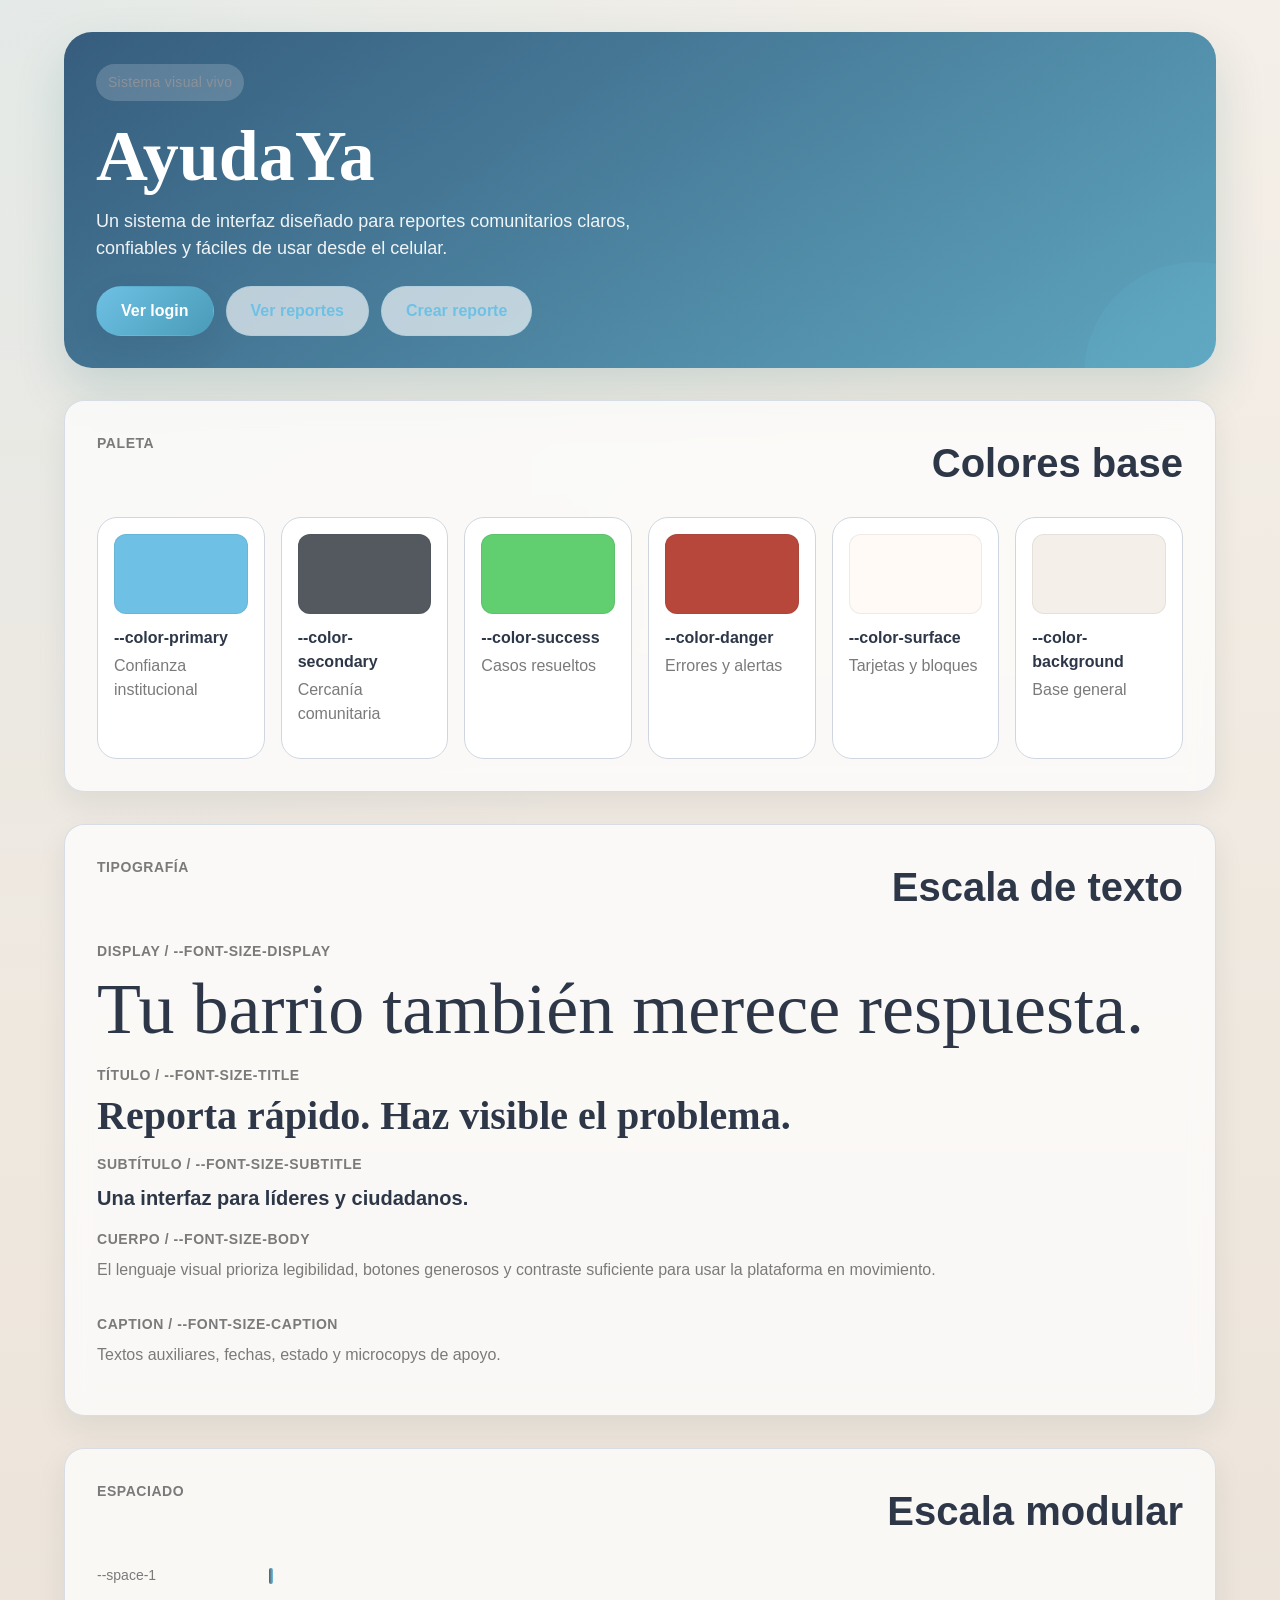
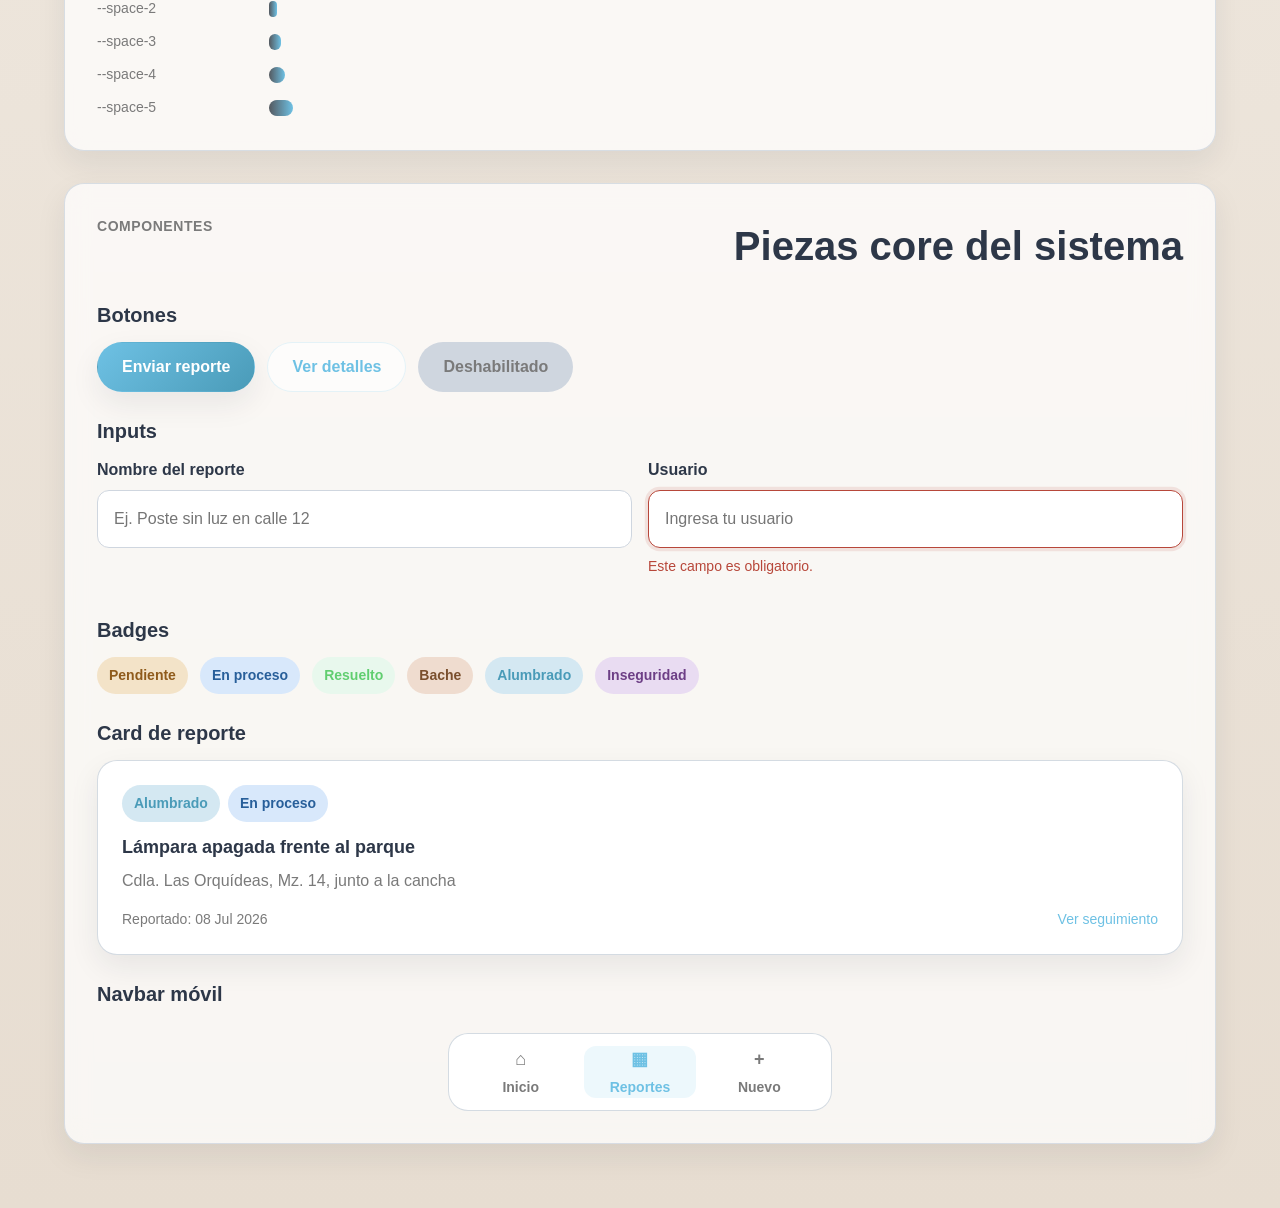
<file: index.html>
<!DOCTYPE html>
<html lang="es">
<head>
  <meta charset="UTF-8">
  <meta name="viewport" content="width=device-width, initial-scale=1.0">
  <title>AyudaYa | Design System</title>
  <link rel="stylesheet" href="css/styles.css">
</head>
<body class="app-shell app-shell--guide">
  <header class="hero hero--guide">
    <div class="hero__badge">Sistema visual vivo</div>
    <h1 class="hero__title">AyudaYa</h1>
    <p class="hero__text">Un sistema de interfaz diseñado para reportes comunitarios claros, confiables y fáciles de usar desde el celular.</p>
    <nav class="hero__actions" aria-label="Pantallas del prototipo">
      <a class="button button--primary" href="login.html">Ver login</a>
      <a class="button button--secondary" href="reportes.html">Ver reportes</a>
      <a class="button button--secondary" href="crear-reporte.html">Crear reporte</a>
    </nav>
  </header>

  <main class="guide-layout">
    <section class="guide-section">
      <div class="section-heading">
        <p class="section-heading__eyebrow">Paleta</p>
        <h2 class="section-heading__title">Colores base</h2>
      </div>
      <div class="swatch-grid">
        <article class="swatch-card">
          <div class="swatch-card__color" style="background: var(--color-primary);"></div>
          <h3>--color-primary</h3>
          <p>Confianza institucional</p>
        </article>
        <article class="swatch-card">
          <div class="swatch-card__color" style="background: var(--color-secondary);"></div>
          <h3>--color-secondary</h3>
          <p>Cercanía comunitaria</p>
        </article>
        <article class="swatch-card">
          <div class="swatch-card__color" style="background: var(--color-success);"></div>
          <h3>--color-success</h3>
          <p>Casos resueltos</p>
        </article>
        <article class="swatch-card">
          <div class="swatch-card__color" style="background: var(--color-danger);"></div>
          <h3>--color-danger</h3>
          <p>Errores y alertas</p>
        </article>
        <article class="swatch-card">
          <div class="swatch-card__color" style="background: var(--color-surface);"></div>
          <h3>--color-surface</h3>
          <p>Tarjetas y bloques</p>
        </article>
        <article class="swatch-card">
          <div class="swatch-card__color" style="background: var(--color-background);"></div>
          <h3>--color-background</h3>
          <p>Base general</p>
        </article>
      </div>
    </section>

    <section class="guide-section">
      <div class="section-heading">
        <p class="section-heading__eyebrow">Tipografía</p>
        <h2 class="section-heading__title">Escala de texto</h2>
      </div>
      <div class="type-scale">
        <div class="type-scale__item">
          <p class="caption">Display / --font-size-display</p>
          <p class="display-text">Tu barrio también merece respuesta.</p>
        </div>
        <div class="type-scale__item">
          <p class="caption">Título / --font-size-title</p>
          <h2 class="sample-title">Reporta rápido. Haz visible el problema.</h2>
        </div>
        <div class="type-scale__item">
          <p class="caption">Subtítulo / --font-size-subtitle</p>
          <h3 class="sample-subtitle">Una interfaz para líderes y ciudadanos.</h3>
        </div>
        <div class="type-scale__item">
          <p class="caption">Cuerpo / --font-size-body</p>
          <p class="body-text">El lenguaje visual prioriza legibilidad, botones generosos y contraste suficiente para usar la plataforma en movimiento.</p>
        </div>
        <div class="type-scale__item">
          <p class="caption">Caption / --font-size-caption</p>
          <p class="caption-text">Textos auxiliares, fechas, estado y microcopys de apoyo.</p>
        </div>
      </div>
    </section>

    <section class="guide-section">
      <div class="section-heading">
        <p class="section-heading__eyebrow">Espaciado</p>
        <h2 class="section-heading__title">Escala modular</h2>
      </div>
      <div class="spacing-scale">
        <div class="spacing-item">
          <span class="spacing-item__label">--space-1</span>
          <div class="spacing-item__bar spacing-item__bar--1"></div>
        </div>
        <div class="spacing-item">
          <span class="spacing-item__label">--space-2</span>
          <div class="spacing-item__bar spacing-item__bar--2"></div>
        </div>
        <div class="spacing-item">
          <span class="spacing-item__label">--space-3</span>
          <div class="spacing-item__bar spacing-item__bar--3"></div>
        </div>
        <div class="spacing-item">
          <span class="spacing-item__label">--space-4</span>
          <div class="spacing-item__bar spacing-item__bar--4"></div>
        </div>
        <div class="spacing-item">
          <span class="spacing-item__label">--space-5</span>
          <div class="spacing-item__bar spacing-item__bar--5"></div>
        </div>
      </div>
    </section>

    <section class="guide-section">
      <div class="section-heading">
        <p class="section-heading__eyebrow">Componentes</p>
        <h2 class="section-heading__title">Piezas core del sistema</h2>
      </div>

      <div class="component-block">
        <h3 class="component-block__title">Botones</h3>
        <div class="button-row">
          <button class="button button--primary" type="button">Enviar reporte</button>
          <button class="button button--secondary" type="button">Ver detalles</button>
          <button class="button button--primary" type="button" disabled>Deshabilitado</button>
        </div>
      </div>

      <div class="component-block">
        <h3 class="component-block__title">Inputs</h3>
        <div class="form-grid">
          <div class="form-field">
            <label for="demo-nombre">Nombre del reporte</label>
            <input id="demo-nombre" type="text" placeholder="Ej. Poste sin luz en calle 12">
          </div>
          <div class="form-field form-field--error">
            <label for="demo-usuario">Usuario</label>
            <input id="demo-usuario" type="text" value="" placeholder="Ingresa tu usuario" aria-describedby="demo-usuario-error">
            <p id="demo-usuario-error" class="field-message">Este campo es obligatorio.</p>
          </div>
        </div>
      </div>

      <div class="component-block">
        <h3 class="component-block__title">Badges</h3>
        <div class="badge-row">
          <span class="badge badge--status-pending">Pendiente</span>
          <span class="badge badge--status-progress">En proceso</span>
          <span class="badge badge--status-done">Resuelto</span>
          <span class="badge badge--category-road">Bache</span>
          <span class="badge badge--category-light">Alumbrado</span>
          <span class="badge badge--category-security">Inseguridad</span>
        </div>
      </div>

      <div class="component-block">
        <h3 class="component-block__title">Card de reporte</h3>
        <article class="report-card">
          <div class="report-card__meta">
            <span class="badge badge--category-light">Alumbrado</span>
            <span class="badge badge--status-progress">En proceso</span>
          </div>
          <h4 class="report-card__title">Lámpara apagada frente al parque</h4>
          <p class="report-card__location">Cdla. Las Orquídeas, Mz. 14, junto a la cancha</p>
          <div class="report-card__footer">
            <span>Reportado: 08 Jul 2026</span>
            <a href="reportes.html">Ver seguimiento</a>
          </div>
        </article>
      </div>

      <div class="component-block">
        <h3 class="component-block__title">Navbar móvil</h3>
        <nav class="mobile-nav mobile-nav--preview" aria-label="Navegación principal de ejemplo">
          <a class="mobile-nav__item" href="login.html">
            <span class="mobile-nav__icon">&#8962;</span>
            <span class="mobile-nav__label">Inicio</span>
          </a>
          <a class="mobile-nav__item mobile-nav__item--active" href="reportes.html">
            <span class="mobile-nav__icon">&#9638;</span>
            <span class="mobile-nav__label">Reportes</span>
          </a>
          <a class="mobile-nav__item" href="crear-reporte.html">
            <span class="mobile-nav__icon">+</span>
            <span class="mobile-nav__label">Nuevo</span>
          </a>
        </nav>
      </div>
    </section>
  </main>
</body>
</html>
</file>
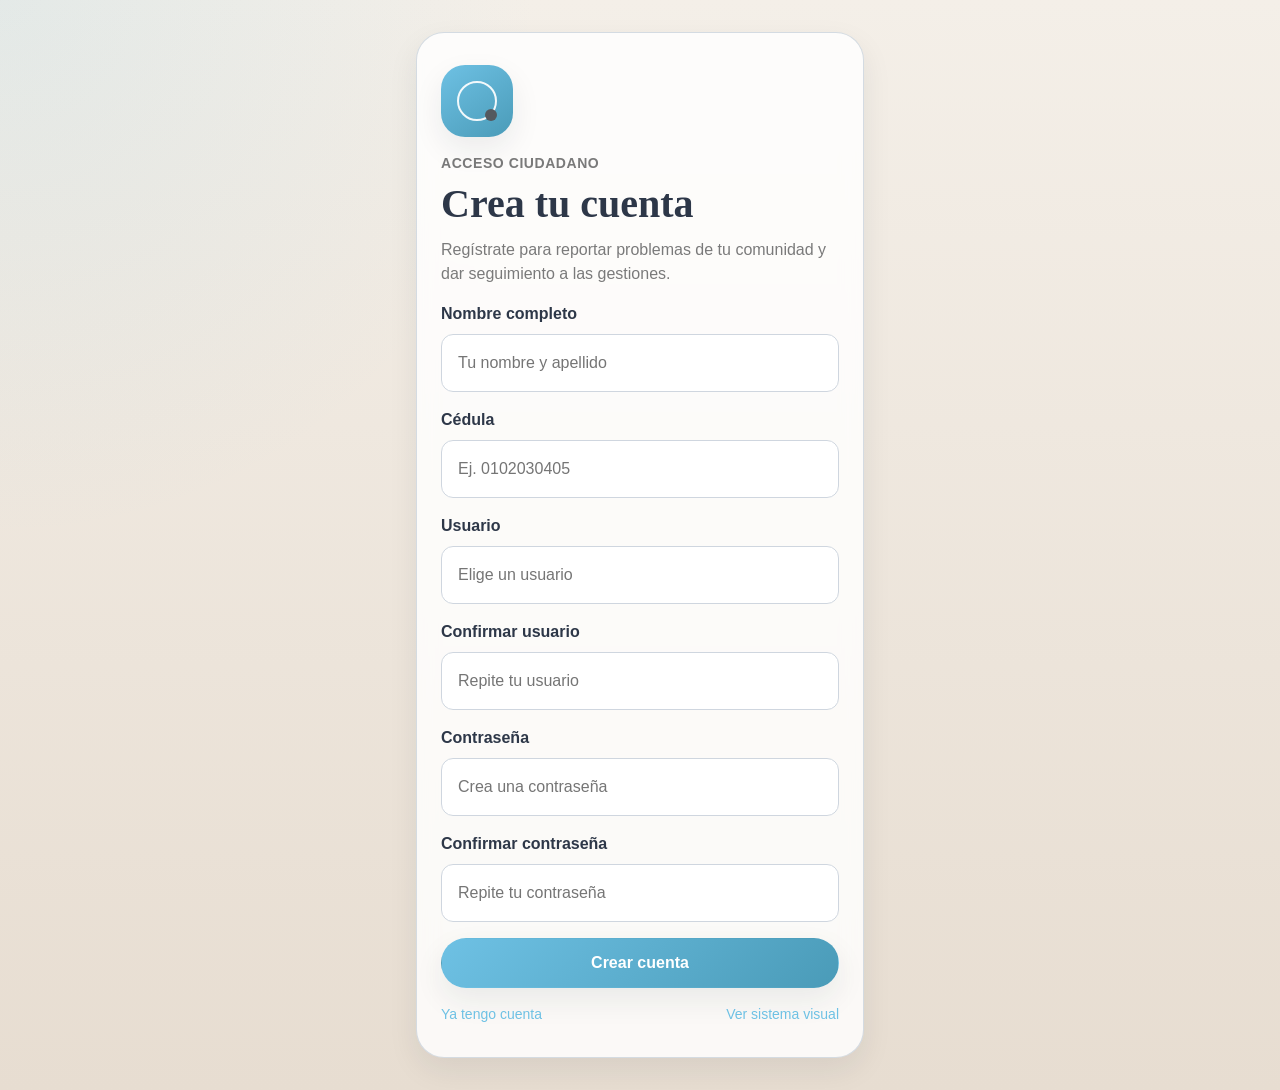
<file: crear-cuenta.html>
<!DOCTYPE html>
<html lang="es">
<head>
  <meta charset="UTF-8">
  <meta name="viewport" content="width=device-width, initial-scale=1.0">
  <title>AyudaYa | Crear cuenta</title>
  <link rel="stylesheet" href="css/styles.css">
</head>
<body class="auth-page">
  <main class="auth-card">
    <div class="brand-mark" aria-hidden="true">
      <span class="brand-mark__ring"></span>
      <span class="brand-mark__dot"></span>
    </div>
    <p class="auth-card__eyebrow">Acceso ciudadano</p>
    <h1 class="auth-card__title">Crea tu cuenta</h1>
    <p class="auth-card__text">Regístrate para reportar problemas de tu comunidad y dar seguimiento a las gestiones.</p>

    <form class="auth-form" action="login.html">
      <div class="form-field">
        <label for="nombre">Nombre completo</label>
        <input id="nombre" name="nombre" type="text" autocomplete="name" placeholder="Tu nombre y apellido">
      </div>

      <div class="form-field">
        <label for="cedula">Cédula</label>
        <input id="cedula" name="cedula" type="text" inputmode="numeric" autocomplete="off" placeholder="Ej. 0102030405">
      </div>

      <div class="form-field">
        <label for="usuario">Usuario</label>
        <input id="usuario" name="usuario" type="text" autocomplete="username" placeholder="Elige un usuario">
      </div>

      <div class="form-field">
        <label for="usuario-confirma">Confirmar usuario</label>
        <input id="usuario-confirma" name="usuario-confirma" type="text" autocomplete="username" placeholder="Repite tu usuario">
      </div>

      <div class="form-field">
        <label for="clave">Contraseña</label>
        <input id="clave" name="clave" type="password" autocomplete="new-password" placeholder="Crea una contraseña">
      </div>

      <div class="form-field">
        <label for="clave-confirma">Confirmar contraseña</label>
        <input id="clave-confirma" name="clave-confirma" type="password" autocomplete="new-password" placeholder="Repite tu contraseña">
      </div>

      <button class="button button--primary button--full" type="submit">Crear cuenta</button>
    </form>

    <div class="auth-card__links">
      <a href="login.html">Ya tengo cuenta</a>
      <a href="index.html">Ver sistema visual</a>
    </div>
  </main>
</body>
</html>
</file>
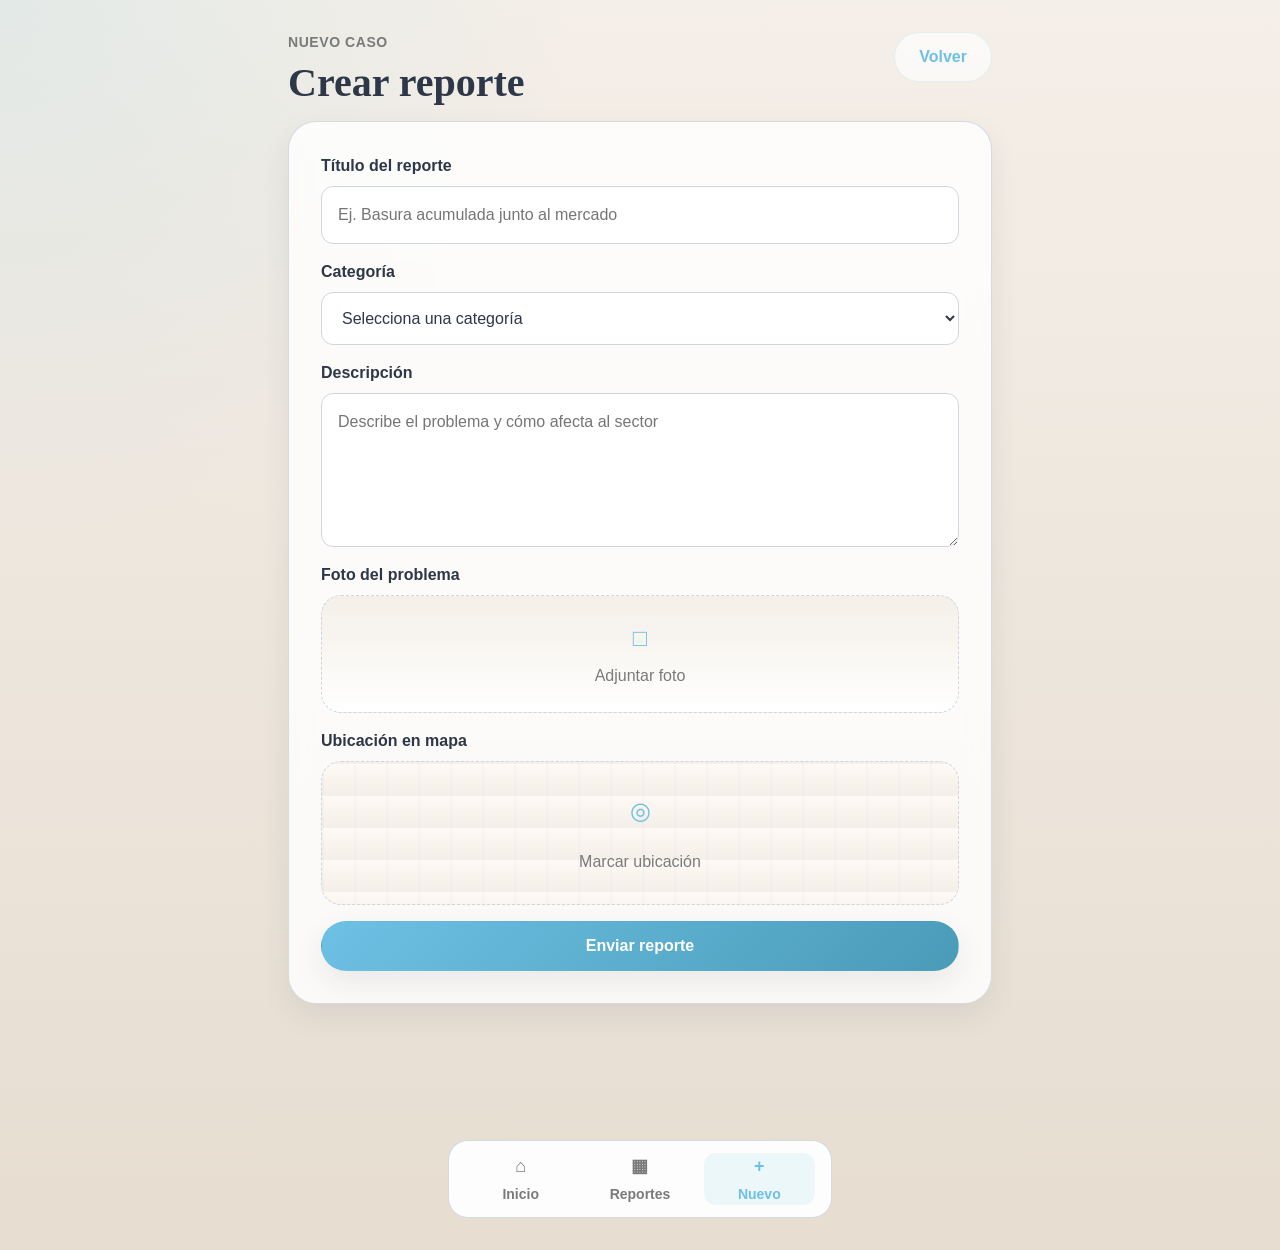
<file: crear-reporte.html>
<!DOCTYPE html>
<html lang="es">
<head>
  <meta charset="UTF-8">
  <meta name="viewport" content="width=device-width, initial-scale=1.0">
  <title>AyudaYa | Crear reporte</title>
  <link rel="stylesheet" href="css/styles.css">
</head>
<body class="screen-page">
  <main class="screen-layout screen-layout--form">
    <header class="screen-header">
      <div>
        <p class="screen-header__eyebrow">Nuevo caso</p>
        <h1 class="screen-header__title">Crear reporte</h1>
      </div>
      <a class="button button--secondary" href="reportes.html">Volver</a>
    </header>

    <form class="report-form" action="reportes.html">
      <div class="form-field">
        <label for="titulo">Título del reporte</label>
        <input id="titulo" name="titulo" type="text" placeholder="Ej. Basura acumulada junto al mercado">
      </div>

      <div class="form-field">
        <label for="categoria">Categoría</label>
        <select id="categoria" name="categoria">
          <option>Selecciona una categoría</option>
          <option>Bache</option>
          <option>Alumbrado</option>
          <option>Inseguridad</option>
        </select>
      </div>

      <div class="form-field">
        <label for="descripcion">Descripción</label>
        <textarea id="descripcion" name="descripcion" rows="5" placeholder="Describe el problema y cómo afecta al sector"></textarea>
      </div>

      <div class="form-field">
        <label for="foto">Foto del problema</label>
        <div id="foto" class="placeholder-box" role="img" aria-label="Espacio reservado para una foto del reporte">
          <span class="placeholder-box__icon">&#9633;</span>
          <span>Adjuntar foto</span>
        </div>
      </div>

      <div class="form-field">
        <label for="mapa">Ubicación en mapa</label>
        <div id="mapa" class="placeholder-box placeholder-box--map" role="img" aria-label="Espacio reservado para la ubicación en mapa">
          <span class="placeholder-box__icon">&#9678;</span>
          <span>Marcar ubicación</span>
        </div>
      </div>

      <button class="button button--primary button--full" type="submit">Enviar reporte</button>
    </form>
  </main>

  <nav class="mobile-nav" aria-label="Navegación principal">
    <a class="mobile-nav__item" href="login.html">
      <span class="mobile-nav__icon">&#8962;</span>
      <span class="mobile-nav__label">Inicio</span>
    </a>
    <a class="mobile-nav__item" href="reportes.html">
      <span class="mobile-nav__icon">&#9638;</span>
      <span class="mobile-nav__label">Reportes</span>
    </a>
    <a class="mobile-nav__item mobile-nav__item--active" href="crear-reporte.html">
      <span class="mobile-nav__icon">+</span>
      <span class="mobile-nav__label">Nuevo</span>
    </a>
  </nav>
</body>
</html>
</file>
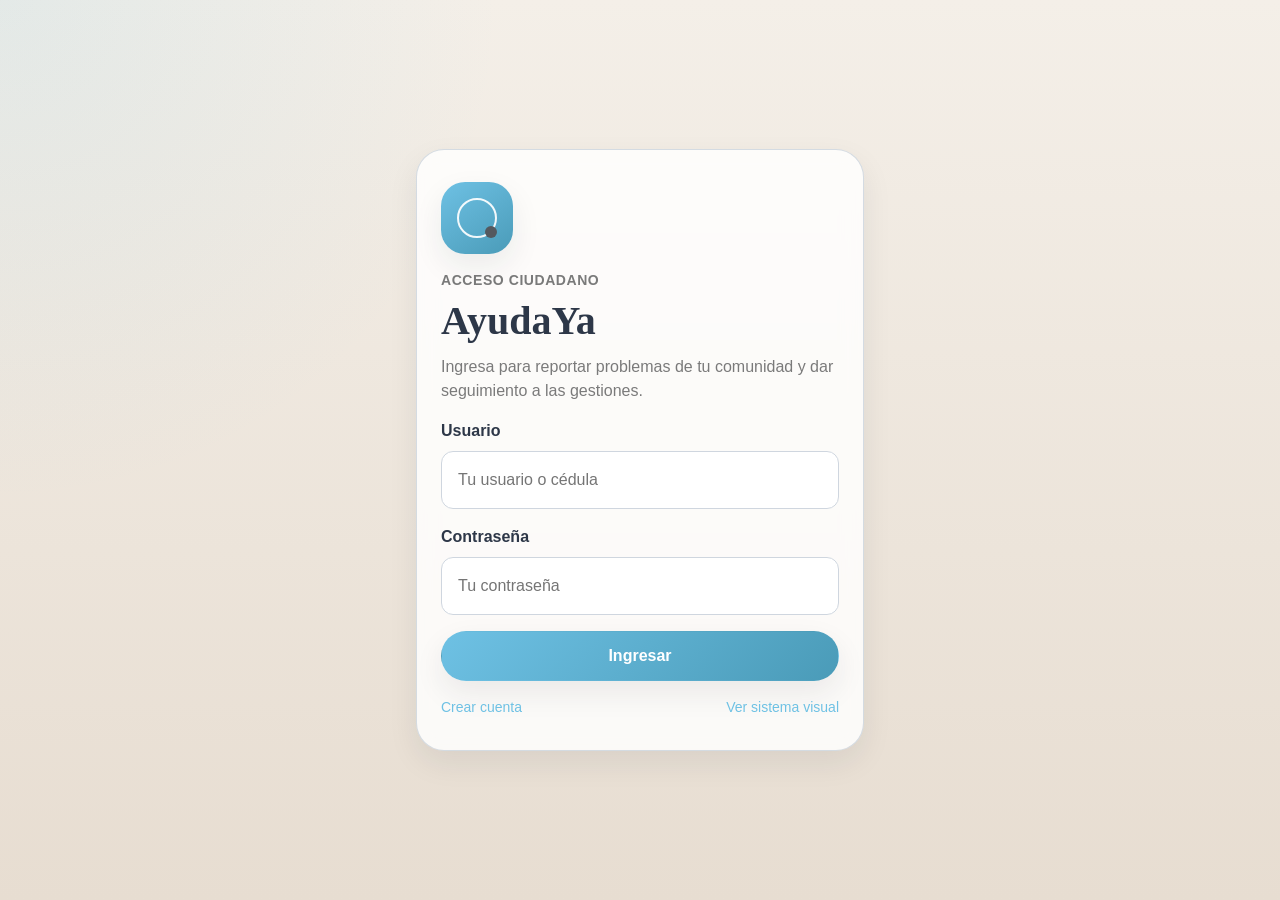
<file: login.html>
<!DOCTYPE html>
<html lang="es">
<head>
  <meta charset="UTF-8">
  <meta name="viewport" content="width=device-width, initial-scale=1.0">
  <title>AyudaYa | Ingresar</title>
  <link rel="stylesheet" href="css/styles.css">
</head>
<body class="auth-page">
  <main class="auth-card">
    <div class="brand-mark" aria-hidden="true">
      <span class="brand-mark__ring"></span>
      <span class="brand-mark__dot"></span>
    </div>
    <p class="auth-card__eyebrow">Acceso ciudadano</p>
    <h1 class="auth-card__title">AyudaYa</h1>
    <p class="auth-card__text">Ingresa para reportar problemas de tu comunidad y dar seguimiento a las gestiones.</p>

    <form class="auth-form" action="reportes.html">
      <div class="form-field">
        <label for="usuario">Usuario</label>
        <input id="usuario" name="usuario" type="text" placeholder="Tu usuario o cédula">
      </div>

      <div class="form-field">
        <label for="clave">Contraseña</label>
        <input id="clave" name="clave" type="password" placeholder="Tu contraseña">
      </div>

      <button class="button button--primary button--full" type="submit">Ingresar</button>
    </form>

    <div class="auth-card__links">
      <a href="crear-cuenta.html">Crear cuenta</a>
      <a href="index.html">Ver sistema visual</a>
    </div>
  </main>
</body>
</html>
</file>
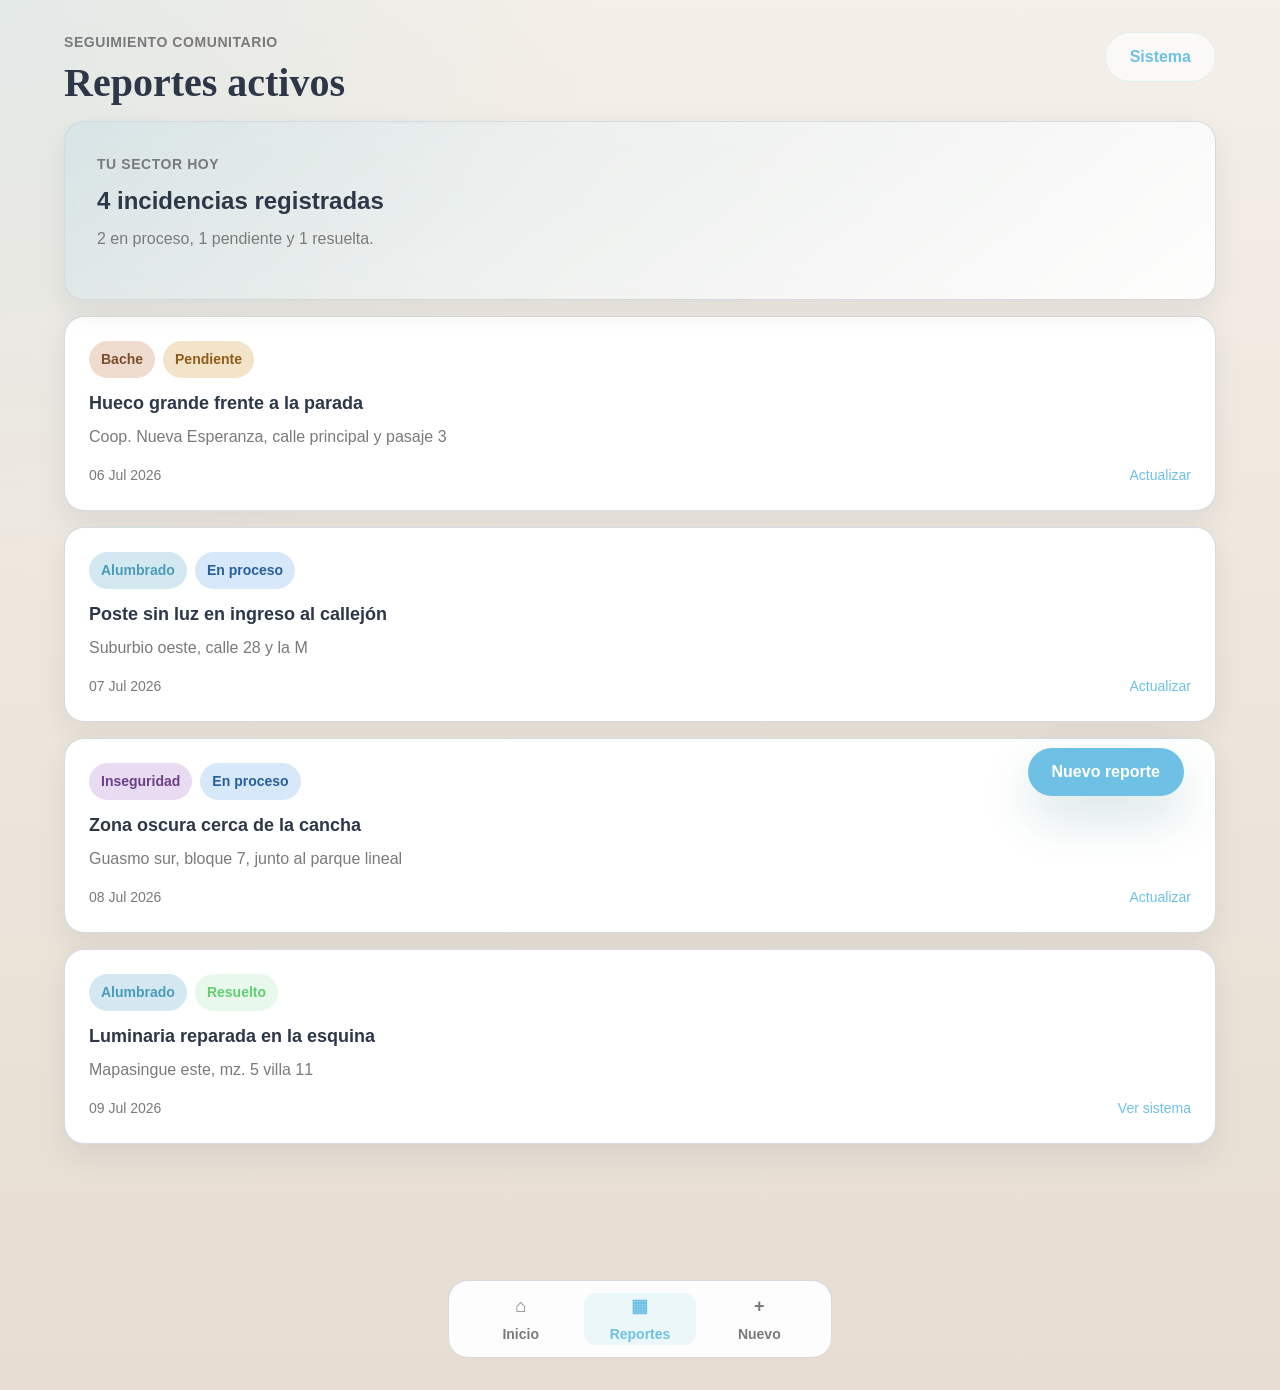
<file: reportes.html>
<!DOCTYPE html>
<html lang="es">
<head>
  <meta charset="UTF-8">
  <meta name="viewport" content="width=device-width, initial-scale=1.0">
  <title>AyudaYa | Reportes</title>
  <link rel="stylesheet" href="css/styles.css">
</head>
<body class="screen-page">
  <main class="screen-layout screen-layout--list">
    <header class="screen-header">
      <div>
        <p class="screen-header__eyebrow">Seguimiento comunitario</p>
        <h1 class="screen-header__title">Reportes activos</h1>
      </div>
      <a class="button button--secondary" href="index.html">Sistema</a>
    </header>

    <section class="summary-banner" aria-label="Resumen de actividad">
      <p class="summary-banner__label">Tu sector hoy</p>
      <p class="summary-banner__value">4 incidencias registradas</p>
      <p class="summary-banner__text">2 en proceso, 1 pendiente y 1 resuelta.</p>
    </section>

    <section class="report-list" aria-label="Listado de reportes">
      <article class="report-card">
        <div class="report-card__meta">
          <span class="badge badge--category-road">Bache</span>
          <span class="badge badge--status-pending">Pendiente</span>
        </div>
        <h2 class="report-card__title">Hueco grande frente a la parada</h2>
        <p class="report-card__location">Coop. Nueva Esperanza, calle principal y pasaje 3</p>
        <div class="report-card__footer">
          <span>06 Jul 2026</span>
          <a href="crear-reporte.html">Actualizar</a>
        </div>
      </article>

      <article class="report-card">
        <div class="report-card__meta">
          <span class="badge badge--category-light">Alumbrado</span>
          <span class="badge badge--status-progress">En proceso</span>
        </div>
        <h2 class="report-card__title">Poste sin luz en ingreso al callejón</h2>
        <p class="report-card__location">Suburbio oeste, calle 28 y la M</p>
        <div class="report-card__footer">
          <span>07 Jul 2026</span>
          <a href="crear-reporte.html">Actualizar</a>
        </div>
      </article>

      <article class="report-card">
        <div class="report-card__meta">
          <span class="badge badge--category-security">Inseguridad</span>
          <span class="badge badge--status-progress">En proceso</span>
        </div>
        <h2 class="report-card__title">Zona oscura cerca de la cancha</h2>
        <p class="report-card__location">Guasmo sur, bloque 7, junto al parque lineal</p>
        <div class="report-card__footer">
          <span>08 Jul 2026</span>
          <a href="crear-reporte.html">Actualizar</a>
        </div>
      </article>

      <article class="report-card">
        <div class="report-card__meta">
          <span class="badge badge--category-light">Alumbrado</span>
          <span class="badge badge--status-done">Resuelto</span>
        </div>
        <h2 class="report-card__title">Luminaria reparada en la esquina</h2>
        <p class="report-card__location">Mapasingue este, mz. 5 villa 11</p>
        <div class="report-card__footer">
          <span>09 Jul 2026</span>
          <a href="index.html">Ver sistema</a>
        </div>
      </article>
    </section>

    <a class="floating-action" href="crear-reporte.html" aria-label="Crear nuevo reporte">Nuevo reporte</a>
  </main>

  <nav class="mobile-nav" aria-label="Navegación principal">
    <a class="mobile-nav__item" href="login.html">
      <span class="mobile-nav__icon">&#8962;</span>
      <span class="mobile-nav__label">Inicio</span>
    </a>
    <a class="mobile-nav__item mobile-nav__item--active" href="reportes.html">
      <span class="mobile-nav__icon">&#9638;</span>
      <span class="mobile-nav__label">Reportes</span>
    </a>
    <a class="mobile-nav__item" href="crear-reporte.html">
      <span class="mobile-nav__icon">+</span>
      <span class="mobile-nav__label">Nuevo</span>
    </a>
  </nav>
</body>
</html>
</file>
<file: css/styles.css>
:root {
  --font-display: "Georgia", "Times New Roman", serif;
  --font-body: "Avenir Next", "Segoe UI", sans-serif;

  --font-size-display: clamp(2.4rem, 6vw, 4.5rem);
  --font-size-title: clamp(1.75rem, 4vw, 2.5rem);
  --font-size-subtitle: 1.25rem;
  --font-size-lead: 1.125rem;
  --font-size-body: 1rem;
  --font-size-caption: 0.875rem;

  --font-weight-regular: 400;
  --font-weight-medium: 500;
  --font-weight-semibold: 600;
  --font-weight-bold: 700;

  --line-height-tight: 1.1;
  --line-height-normal: 1.5;

  --color-primary: #6EC1E4;
  --color-primary-strong: #4A9BB8;
  --color-secondary: #54595F;
  --color-secondary-soft: #8A9199;
  --color-success: #61CE70;
  --color-success-soft: #E8F8ED;
  --color-danger: #b7473a;
  --color-danger-soft: #f9ddd8;
  --color-status-pending: #8f5b1b;
  --color-status-pending-soft: #f3e3c8;
  --color-status-progress: #285f9a;
  --color-status-progress-soft: #d8e8fb;
  --color-road: #7a4f2d;
  --color-road-soft: #efdccf;
  --color-light: #4A9BB8;
  --color-light-soft: #D4E8F2;
  --color-security: #6d3f86;
  --color-security-soft: #e9dcf2;
  --color-text: #2D3748;
  --color-text-muted: #7A7A7A;
  --color-border: #cfd6df;
  --color-surface: #fffaf5;
  --color-surface-strong: #ffffff;
  --color-background: #f4efe8;
  --color-background-accent: #e7ddd1;
  --color-background-soft: rgba(255, 255, 255, 0.72);
  --color-background-strong: rgba(255, 255, 255, 0.82);
  --color-background-secondary: rgba(255, 255, 255, 0.65);
  --color-background-secondary-hover: rgba(255, 255, 255, 0.92);
  --color-overlay-warm: rgba(110, 193, 228, 0.12);
  --color-overlay-hero-start: rgba(45, 85, 120, 0.95);
  --color-overlay-hero-end: rgba(74, 155, 184, 0.88);
  --color-overlay-hero-badge: rgba(255, 255, 255, 0.18);
  --color-overlay-text-inverse: rgba(255, 255, 255, 0.92);
  --color-overlay-border-soft: rgba(207, 214, 223, 0.8);
  --color-overlay-border-strong: rgba(207, 214, 223, 0.88);
  --color-overlay-primary: rgba(110, 193, 228, 0.18);
  --color-overlay-primary-soft: rgba(110, 193, 228, 0.12);
  --color-overlay-primary-focus: rgba(110, 193, 228, 0.25);
  --color-overlay-danger-focus: rgba(183, 71, 58, 0.12);
  --color-overlay-texture: rgba(45, 55, 72, 0.08);
  --color-overlay-nav: rgba(255, 255, 255, 0.94);
  --color-overlay-grid-primary: rgba(110, 193, 228, 0.06);
  --color-overlay-grid-secondary: rgba(84, 89, 95, 0.06);

  --space-1: 0.25rem;
  --space-2: 0.5rem;
  --space-3: 0.75rem;
  --space-4: 1rem;
  --space-5: 1.5rem;
  --space-6: 2rem;
  --space-7: 3rem;

  --radius-sm: 0.75rem;
  --radius-md: 1.25rem;
  --radius-lg: 1.75rem;
  --radius-pill: 999px;

  --shadow-soft: 0 12px 30px rgba(23, 32, 51, 0.08);
  --shadow-strong: 0 22px 50px rgba(15, 92, 94, 0.16);

  --container-width: 72rem;
  --touch-target: 2.75rem;
  --nav-height: 5.5rem;
  --size-swatch: 5rem;
  --size-brand: 4.5rem;
  --size-brand-dot: 0.75rem;
  --size-ring-border: 0.18rem;
  --size-panel-blur: 12px;
  --size-panel-blur-soft: 10px;
  --size-nav-blur: 16px;
  --size-card-title: var(--font-size-lead);
}

* {
  box-sizing: border-box;
}

html {
  font-size: 100%;
}

body {
  margin: 0;
  font-family: var(--font-body);
  font-size: var(--font-size-body);
  line-height: var(--line-height-normal);
  color: var(--color-text);
  background:
    radial-gradient(circle at top left, var(--color-overlay-warm), transparent 32%),
    linear-gradient(180deg, var(--color-background), var(--color-background-accent));
}

a {
  color: var(--color-primary);
  text-decoration: none;
}

a:hover {
  color: var(--color-primary-strong);
}

img,
svg {
  display: block;
  max-width: 100%;
}

button,
input,
select,
textarea {
  font: inherit;
}

button,
input,
select,
textarea,
.placeholder-box,
.mobile-nav__item,
.floating-action {
  min-height: var(--touch-target);
}

input,
select,
textarea {
  width: 100%;
  padding: var(--space-4) var(--space-4);
  border: 1px solid var(--color-border);
  border-radius: var(--radius-sm);
  background: var(--color-surface-strong);
  color: var(--color-text);
  transition: border-color 160ms ease, box-shadow 160ms ease, transform 160ms ease;
}

input:focus,
select:focus,
textarea:focus {
  outline: none;
  border-color: var(--color-primary);
  box-shadow: 0 0 0 0.2rem var(--color-overlay-primary-focus);
}

textarea {
  resize: vertical;
}

label {
  display: inline-block;
  margin-bottom: var(--space-2);
  font-weight: var(--font-weight-semibold);
  color: var(--color-text);
}

h1,
h2,
h3,
h4,
p {
  margin-top: 0;
}

.app-shell,
.screen-page,
.auth-page {
  min-height: 100vh;
}

.app-shell {
  padding: var(--space-5);
}

.hero {
  position: relative;
  overflow: hidden;
  max-width: var(--container-width);
  margin: 0 auto var(--space-6);
  padding: var(--space-6);
  border-radius: var(--radius-lg);
  background: linear-gradient(145deg, var(--color-overlay-hero-start), var(--color-overlay-hero-end));
  color: var(--color-surface-strong);
  box-shadow: var(--shadow-strong);
}

.hero::after {
  content: "";
  position: absolute;
  inset: auto -8% -35% auto;
  width: 14rem;
  height: 14rem;
  border-radius: 50%;
  background: var(--color-overlay-warm);
}

.hero__badge {
  display: inline-flex;
  align-items: center;
  padding: var(--space-2) var(--space-3);
  border-radius: var(--radius-pill);
  background: var(--color-overlay-hero-badge);
  color: var(--color-secondary-soft);
  font-size: var(--font-size-caption);
  letter-spacing: 0.02em;
}

.hero__title,
.auth-card__title,
.screen-header__title,
.sample-title {
  font-family: var(--font-display);
  line-height: var(--line-height-tight);
}

.hero__title {
  margin: var(--space-4) 0 var(--space-3);
  font-size: var(--font-size-display);
}

.hero__text {
  max-width: 38rem;
  margin-bottom: var(--space-5);
  color: var(--color-overlay-text-inverse);
  font-size: var(--font-size-lead);
}

.hero__actions {
  display: flex;
  flex-wrap: wrap;
  gap: var(--space-3);
}

.guide-layout,
.screen-layout {
  max-width: var(--container-width);
  margin: 0 auto;
}

.guide-section {
  margin-bottom: var(--space-6);
  padding: var(--space-5);
  border: 1px solid var(--color-overlay-border-soft);
  border-radius: var(--radius-md);
  background: var(--color-background-soft);
  box-shadow: var(--shadow-soft);
  backdrop-filter: blur(var(--size-panel-blur));
}

.section-heading,
.screen-header {
  display: flex;
  align-items: flex-start;
  justify-content: space-between;
  gap: var(--space-4);
  margin-bottom: var(--space-5);
}

.section-heading__eyebrow,
.screen-header__eyebrow,
.auth-card__eyebrow,
.summary-banner__label,
.caption {
  margin-bottom: var(--space-2);
  color: var(--color-text-muted);
  font-size: var(--font-size-caption);
  font-weight: var(--font-weight-semibold);
  letter-spacing: 0.04em;
  text-transform: uppercase;
}

.section-heading__title,
.screen-header__title {
  margin-bottom: 0;
  font-size: var(--font-size-title);
}

.swatch-grid,
.type-scale,
.form-grid {
  display: grid;
  gap: var(--space-4);
}

.swatch-grid {
  grid-template-columns: repeat(auto-fit, minmax(10rem, 1fr));
}

.swatch-card {
  padding: var(--space-4);
  border-radius: var(--radius-md);
  background: var(--color-surface-strong);
  border: 1px solid var(--color-border);
}

.swatch-card__color {
  height: var(--size-swatch);
  margin-bottom: var(--space-3);
  border-radius: var(--radius-sm);
  border: 1px solid var(--color-overlay-texture);
}

.swatch-card h3 {
  margin-bottom: var(--space-1);
  font-size: var(--font-size-body);
}

.swatch-card p,
.body-text,
.caption-text,
.report-card__location,
.auth-card__text,
.summary-banner__text {
  color: var(--color-text-muted);
}

.display-text {
  margin: 0;
  font-family: var(--font-display);
  font-size: var(--font-size-display);
  line-height: var(--line-height-tight);
}

.sample-title {
  margin: 0;
  font-size: var(--font-size-title);
}

.sample-subtitle {
  margin: 0;
  font-size: var(--font-size-subtitle);
}

.spacing-scale {
  display: grid;
  gap: var(--space-3);
}

.spacing-item {
  display: grid;
  grid-template-columns: minmax(7rem, 10rem) 1fr;
  align-items: center;
  gap: var(--space-3);
}

.spacing-item__label {
  color: var(--color-text-muted);
  font-size: var(--font-size-caption);
}

.spacing-item__bar {
  height: 1rem;
  border-radius: var(--radius-pill);
  background: linear-gradient(90deg, var(--color-secondary), var(--color-primary));
}

.spacing-item__bar--1 { width: var(--space-1); }
.spacing-item__bar--2 { width: var(--space-2); }
.spacing-item__bar--3 { width: var(--space-3); }
.spacing-item__bar--4 { width: var(--space-4); }
.spacing-item__bar--5 { width: var(--space-5); }

.component-block + .component-block {
  margin-top: var(--space-5);
}

.component-block__title {
  margin-bottom: var(--space-3);
  font-size: var(--font-size-subtitle);
}

.button-row,
.badge-row {
  display: flex;
  flex-wrap: wrap;
  gap: var(--space-3);
}

.button {
  display: inline-flex;
  align-items: center;
  justify-content: center;
  gap: var(--space-2);
  min-height: var(--touch-target);
  padding: var(--space-3) var(--space-5);
  border: 1px solid transparent;
  border-radius: var(--radius-pill);
  font-weight: var(--font-weight-bold);
  cursor: pointer;
  transition: transform 160ms ease, box-shadow 160ms ease, background 160ms ease, color 160ms ease;
}

.button:hover {
  transform: translateY(-0.0625rem);
}

.button--full {
  width: 100%;
}

.button--primary {
  background: linear-gradient(135deg, var(--color-primary), var(--color-primary-strong));
  color: var(--color-surface-strong);
  box-shadow: var(--shadow-soft);
}

.button--primary:hover {
  color: var(--color-surface-strong);
  box-shadow: var(--shadow-strong);
}

.button--secondary {
  border-color: var(--color-overlay-primary);
  background: var(--color-background-secondary);
  color: var(--color-primary);
}

.button--secondary:hover {
  background: var(--color-background-secondary-hover);
}

.button:disabled,
.button[disabled] {
  background: var(--color-border);
  color: var(--color-text-muted);
  cursor: not-allowed;
  box-shadow: none;
  transform: none;
}

.form-field {
  display: flex;
  flex-direction: column;
}

.form-field--error input,
.form-field--error select,
.form-field--error textarea {
  border-color: var(--color-danger);
  box-shadow: 0 0 0 0.2rem var(--color-overlay-danger-focus);
}

.field-message {
  margin-top: var(--space-2);
  color: var(--color-danger);
  font-size: var(--font-size-caption);
}

.badge {
  display: inline-flex;
  align-items: center;
  justify-content: center;
  padding: var(--space-2) var(--space-3);
  border-radius: var(--radius-pill);
  font-size: var(--font-size-caption);
  font-weight: var(--font-weight-bold);
}

.badge--status-pending {
  background: var(--color-status-pending-soft);
  color: var(--color-status-pending);
}

.badge--status-progress {
  background: var(--color-status-progress-soft);
  color: var(--color-status-progress);
}

.badge--status-done {
  background: var(--color-success-soft);
  color: var(--color-success);
}

.badge--category-road {
  background: var(--color-road-soft);
  color: var(--color-road);
}

.badge--category-light {
  background: var(--color-light-soft);
  color: var(--color-light);
}

.badge--category-security {
  background: var(--color-security-soft);
  color: var(--color-security);
}

.report-card {
  padding: var(--space-5);
  border-radius: var(--radius-md);
  background: var(--color-surface-strong);
  border: 1px solid var(--color-overlay-border-strong);
  box-shadow: var(--shadow-soft);
}

.report-card__meta {
  display: flex;
  flex-wrap: wrap;
  gap: var(--space-2);
  margin-bottom: var(--space-3);
}

.report-card__title {
  margin-bottom: var(--space-2);
  font-size: var(--size-card-title);
}

.report-card__footer {
  display: flex;
  flex-wrap: wrap;
  justify-content: space-between;
  gap: var(--space-3);
  margin-top: var(--space-4);
  color: var(--color-text-muted);
  font-size: var(--font-size-caption);
}

.mobile-nav {
  position: sticky;
  bottom: 0;
  z-index: 20;
  display: grid;
  grid-template-columns: repeat(3, 1fr);
  gap: var(--space-2);
  padding: var(--space-3) var(--space-4) calc(var(--space-3) + env(safe-area-inset-bottom));
  border-top: 1px solid var(--color-overlay-border-strong);
  background: var(--color-overlay-nav);
  backdrop-filter: blur(var(--size-nav-blur));
}

.mobile-nav--preview {
  position: relative;
  border-radius: var(--radius-md);
  border: 1px solid var(--color-border);
}

.mobile-nav__item {
  display: flex;
  flex-direction: column;
  align-items: center;
  justify-content: center;
  gap: var(--space-1);
  border-radius: var(--radius-sm);
  color: var(--color-text-muted);
  font-size: var(--font-size-caption);
  font-weight: var(--font-weight-semibold);
}

.mobile-nav__item--active {
  background: var(--color-overlay-primary-soft);
  color: var(--color-primary);
}

.mobile-nav__icon {
  font-size: 1.125rem;
}

.auth-page,
.screen-page {
  padding: var(--space-4);
}

.auth-page {
  display: grid;
  place-items: center;
}

.auth-card,
.summary-banner,
.report-form {
  border: 1px solid var(--color-overlay-border-strong);
  background: var(--color-background-strong);
  box-shadow: var(--shadow-soft);
  backdrop-filter: blur(var(--size-panel-blur-soft));
}

.auth-card {
  width: min(100%, 28rem);
  padding: var(--space-6) var(--space-5);
  border-radius: var(--radius-lg);
}

.brand-mark {
  position: relative;
  width: var(--size-brand);
  height: var(--size-brand);
  margin-bottom: var(--space-4);
  border-radius: 1.5rem;
  background: linear-gradient(145deg, var(--color-primary), var(--color-primary-strong));
  box-shadow: var(--shadow-soft);
}

.brand-mark__ring,
.brand-mark__dot {
  position: absolute;
  border-radius: 50%;
}

.brand-mark__ring {
  inset: 1rem;
  border: var(--size-ring-border) solid var(--color-overlay-text-inverse);
}

.brand-mark__dot {
  width: var(--size-brand-dot);
  height: var(--size-brand-dot);
  right: 1rem;
  bottom: 1rem;
  background: var(--color-secondary);
}

.auth-card__title {
  margin-bottom: var(--space-3);
  font-size: var(--font-size-title);
}

.auth-form,
.report-form {
  display: grid;
  gap: var(--space-4);
}

.auth-card__links {
  display: flex;
  justify-content: space-between;
  gap: var(--space-3);
  margin-top: var(--space-4);
  font-size: var(--font-size-caption);
}

.screen-layout {
  padding-bottom: calc(var(--nav-height) + var(--space-5));
}

.screen-header {
  margin-bottom: var(--space-4);
}

.summary-banner {
  margin-bottom: var(--space-4);
  padding: var(--space-5);
  border-radius: var(--radius-md);
  background: linear-gradient(145deg, var(--color-overlay-warm), var(--color-background-secondary-hover));
}

.summary-banner__value {
  margin-bottom: var(--space-2);
  font-size: 1.5rem;
  font-weight: var(--font-weight-bold);
}

.report-list {
  display: grid;
  gap: var(--space-4);
}

.floating-action {
  position: fixed;
  right: var(--space-4);
  bottom: calc(var(--nav-height) + var(--space-4));
  display: inline-flex;
  align-items: center;
  justify-content: center;
  padding: var(--space-3) var(--space-5);
  border-radius: var(--radius-pill);
  background: var(--color-primary);
  color: var(--color-surface-strong);
  box-shadow: var(--shadow-strong);
  font-weight: var(--font-weight-bold);
}

.floating-action:hover {
  color: var(--color-surface-strong);
  background: var(--color-primary-strong);
}

.report-form {
  padding: var(--space-5);
  border-radius: var(--radius-lg);
}

.placeholder-box {
  display: grid;
  place-items: center;
  gap: var(--space-2);
  padding: var(--space-5);
  border: 1px dashed var(--color-border);
  border-radius: var(--radius-md);
  background: linear-gradient(180deg, var(--color-background), var(--color-background-secondary-hover));
  color: var(--color-text-muted);
  text-align: center;
}

.placeholder-box--map {
  min-height: 9rem;
  background:
    linear-gradient(90deg, var(--color-overlay-grid-primary) 0, var(--color-overlay-grid-primary) 0.125rem, transparent 0.125rem, transparent 100%),
    linear-gradient(var(--color-overlay-grid-secondary) 0, var(--color-overlay-grid-secondary) 0.125rem, transparent 0.125rem, transparent 100%),
    linear-gradient(180deg, var(--color-surface), var(--color-background));
  background-size: 2rem 2rem;
}

.placeholder-box__icon {
  font-size: 1.5rem;
  color: var(--color-primary);
}

@media (min-width: 48rem) {
  .app-shell,
  .screen-page,
  .auth-page {
    padding: var(--space-6);
  }

  .guide-section,
  .report-form,
  .summary-banner {
    padding: var(--space-6);
  }

  .form-grid {
    grid-template-columns: repeat(2, minmax(0, 1fr));
  }

  .screen-layout--form {
    max-width: 44rem;
  }

  .mobile-nav {
    position: static;
    max-width: 24rem;
    margin: var(--space-5) auto 0;
    border-radius: var(--radius-md);
    border: 1px solid var(--color-overlay-border-strong);
  }

  .floating-action {
    right: max(var(--space-6), calc((100vw - var(--container-width)) / 2 + var(--space-6)));
  }
}
</file>
